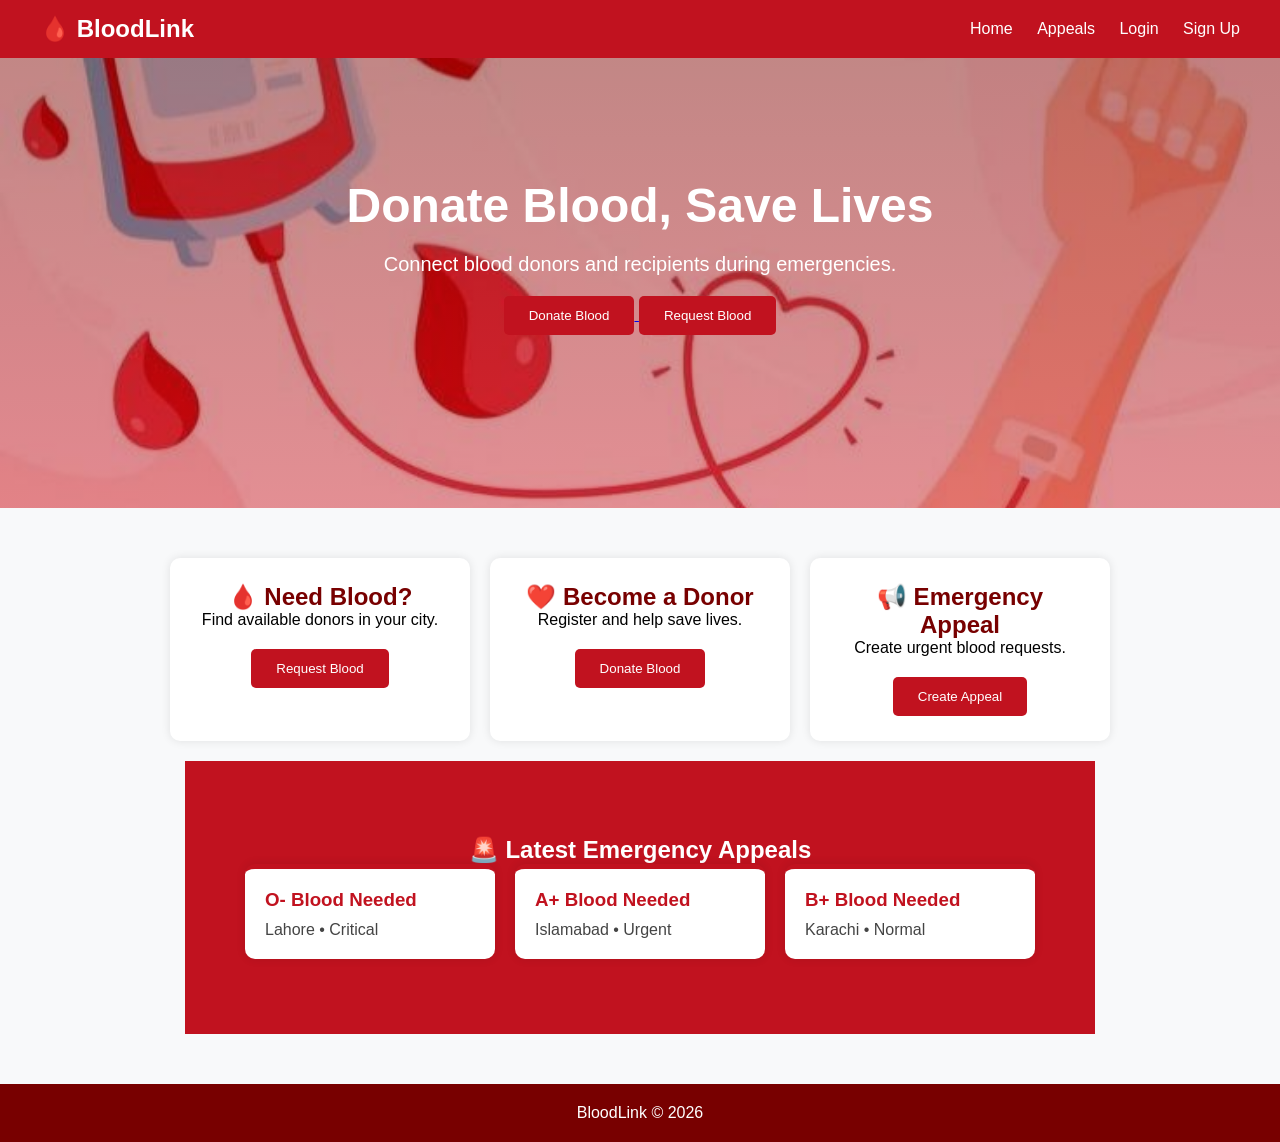
<file: frontend/index.html>
<!DOCTYPE html>
<html>
<head>
    <title>BloodLink</title>
    <link rel="stylesheet" href="style.css">
</head>

<body>

    <nav>
        <h2>🩸 BloodLink</h2>

        <div>
          <a href="index.html">Home</a>
          <a href="appeals.html">Appeals</a>
            <a href="login.html">Login</a>
            <a href="register.html">Sign Up</a>
        </div>
    </nav>

    <section class="hero">
        <h1>Donate Blood, Save Lives</h1>


        <p>
            Connect blood donors and recipients during emergencies.
        </p>

            <a href="register.html">
    <button>Donate Blood</button>
</a>
       <a href="login.html">
    <button>Request Blood</button>
</a>
    </section>

    <section class="cards">

        <div class="card">
            <h2>🩸 Need Blood?</h2>
            <p>Find available donors in your city.</p>
           <a href="request.html">
    <button>Request Blood</button>
</a>
        </div>

        <div class="card">
            <h2>❤️ Become a Donor</h2>
            <p>Register and help save lives.</p>
            <a href="donor.html">
    <button>Donate Blood</button>
</a>
        </div>

        <div class="card">
            <h2>📢 Emergency Appeal</h2>
            <p>Create urgent blood requests.</p>
<a href="create-appeal.html">
    <button>Create Appeal</button>
</a>        </div>
        <nav>
<section class="latest-appeals">

<h2>🚨 Latest Emergency Appeals</h2>

<div class="appeal-preview">

    <div class="mini-appeal">
        <h3>O- Blood Needed</h3>
        <p>Lahore • Critical</p>
    </div>

    <div class="mini-appeal">
        <h3>A+ Blood Needed</h3>
        <p>Islamabad • Urgent</p>
    </div>

    <div class="mini-appeal">
        <h3>B+ Blood Needed</h3>
        <p>Karachi • Normal</p>
    </div>

</div>

</section>


    </section>

    <footer>
        <p>BloodLink © 2026</p>
    </footer>

</body>
</html>
</file>
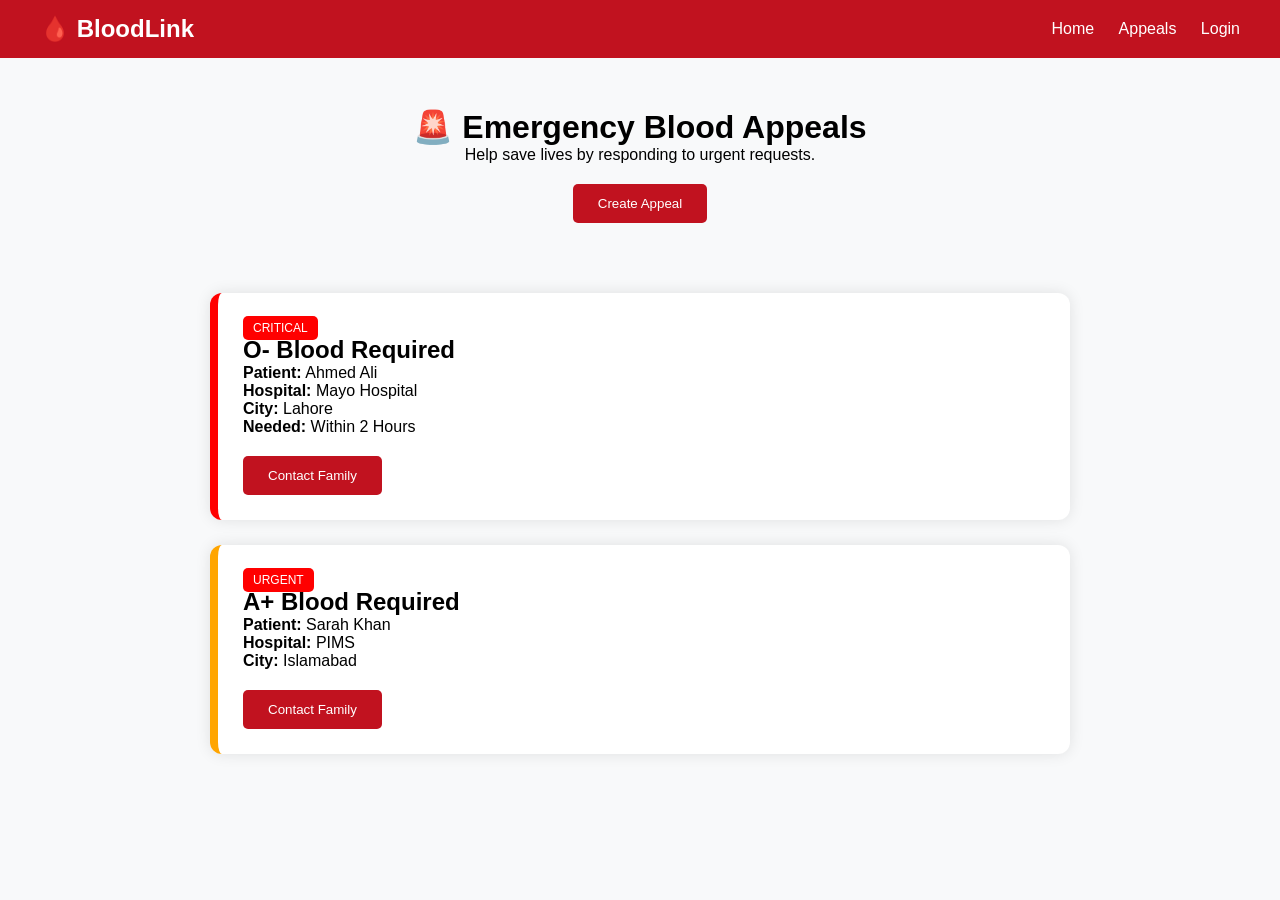
<file: frontend/appeals.html>
<!DOCTYPE html>
<html>
<head>
    <title>Emergency Appeals</title>
    <link rel="stylesheet" href="style.css">
</head>
<body>

<nav>
    <h2>🩸 BloodLink</h2>

    <div>
        <a href="index.html">Home</a>
        <a href="appeals.html">Appeals</a>
        <a href="login.html">Login</a>
    </div>
</nav>

<div class="appeal-header">
    <h1>🚨 Emergency Blood Appeals</h1>
    <p>Help save lives by responding to urgent requests.</p>

    <a href="create-appeal.html">
        <button>Create Appeal</button>
    </a>
</div>

<div class="appeal-feed">

    <div class="appeal-post critical">
        <span class="badge">CRITICAL</span>

        <h2>O- Blood Required</h2>

        <p><strong>Patient:</strong> Ahmed Ali</p>
        <p><strong>Hospital:</strong> Mayo Hospital</p>
        <p><strong>City:</strong> Lahore</p>
        <p><strong>Needed:</strong> Within 2 Hours</p>

        <button>Contact Family</button>
    </div>

    <div class="appeal-post urgent">
        <span class="badge">URGENT</span>

        <h2>A+ Blood Required</h2>

        <p><strong>Patient:</strong> Sarah Khan</p>
        <p><strong>Hospital:</strong> PIMS</p>
        <p><strong>City:</strong> Islamabad</p>

        <button>Contact Family</button>
    </div>

</div>

</body>
</html>
</file>
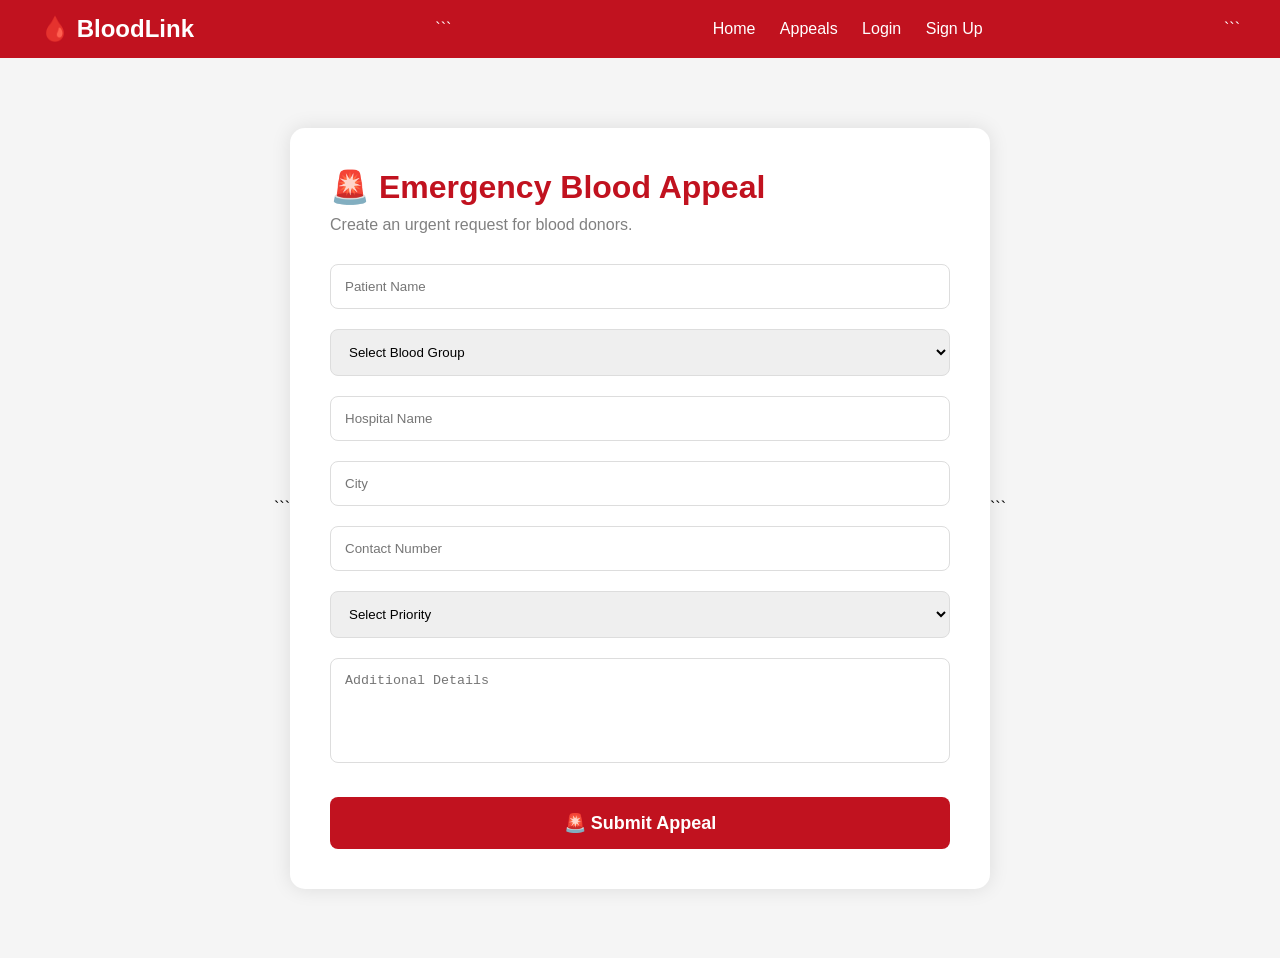
<file: frontend/create-appeal.html>
<!DOCTYPE html>

<html>
<head>
    <title>Create Appeal - BloodLink</title>
    <link rel="stylesheet" href="style.css">
</head>

<body>

<nav>
    <h2>🩸 BloodLink</h2>

```
<div>
    <a href="index.html">Home</a>
    <a href="appeals.html">Appeals</a>
    <a href="login.html">Login</a>
    <a href="register.html">Sign Up</a>
</div>
```

</nav>

<div class="appeal-container">

```
<div class="appeal-form">

    <h1>🚨 Emergency Blood Appeal</h1>

    <p>Create an urgent request for blood donors.</p>

    <form id="appealForm">

        <input
            type="text"
            id="patient_name"
            placeholder="Patient Name"
            required
        >

        <select id="blood_group" required>
            <option value="">Select Blood Group</option>
            <option>A+</option>
            <option>A-</option>
            <option>B+</option>
            <option>B-</option>
            <option>AB+</option>
            <option>AB-</option>
            <option>O+</option>
            <option>O-</option>
        </select>

        <input
            type="text"
            placeholder="Hospital Name"
            required
        >

        <input
            type="text"
            id="city"
            placeholder="City"
            required
        >

        <input
            type="tel"
            placeholder="Contact Number"
            required
        >

        <select id="priority" required>
            <option value="">Select Priority</option>
            <option>Normal</option>
            <option>Urgent</option>
            <option>Critical</option>
        </select>

        <textarea rows="5" placeholder="Additional Details"></textarea>

        <button type="submit">
            🚨 Submit Appeal
        </button>

    </form>

</div>
```

</div>

<script>

document.getElementById("appealForm").addEventListener("submit", async function(e) {

    e.preventDefault();

    const data = {
        patient_name: document.getElementById("patient_name").value,
        blood_group: document.getElementById("blood_group").value,
        city: document.getElementById("city").value,
        priority: document.getElementById("priority").value
    };

    try {

        const response = await fetch("https://bloodlink-2guv.onrender.com/appeals", {
            method: "POST",
            headers: {
                "Content-Type": "application/json"
            },
            body: JSON.stringify(data)
        });

        const result = await response.json();

        alert(result.message);

        document.getElementById("appealForm").reset();

    } catch(error) {

        console.error(error);

        alert("Appeal Submission Failed");

    }

});

</script>

</body>
</html>
</file>
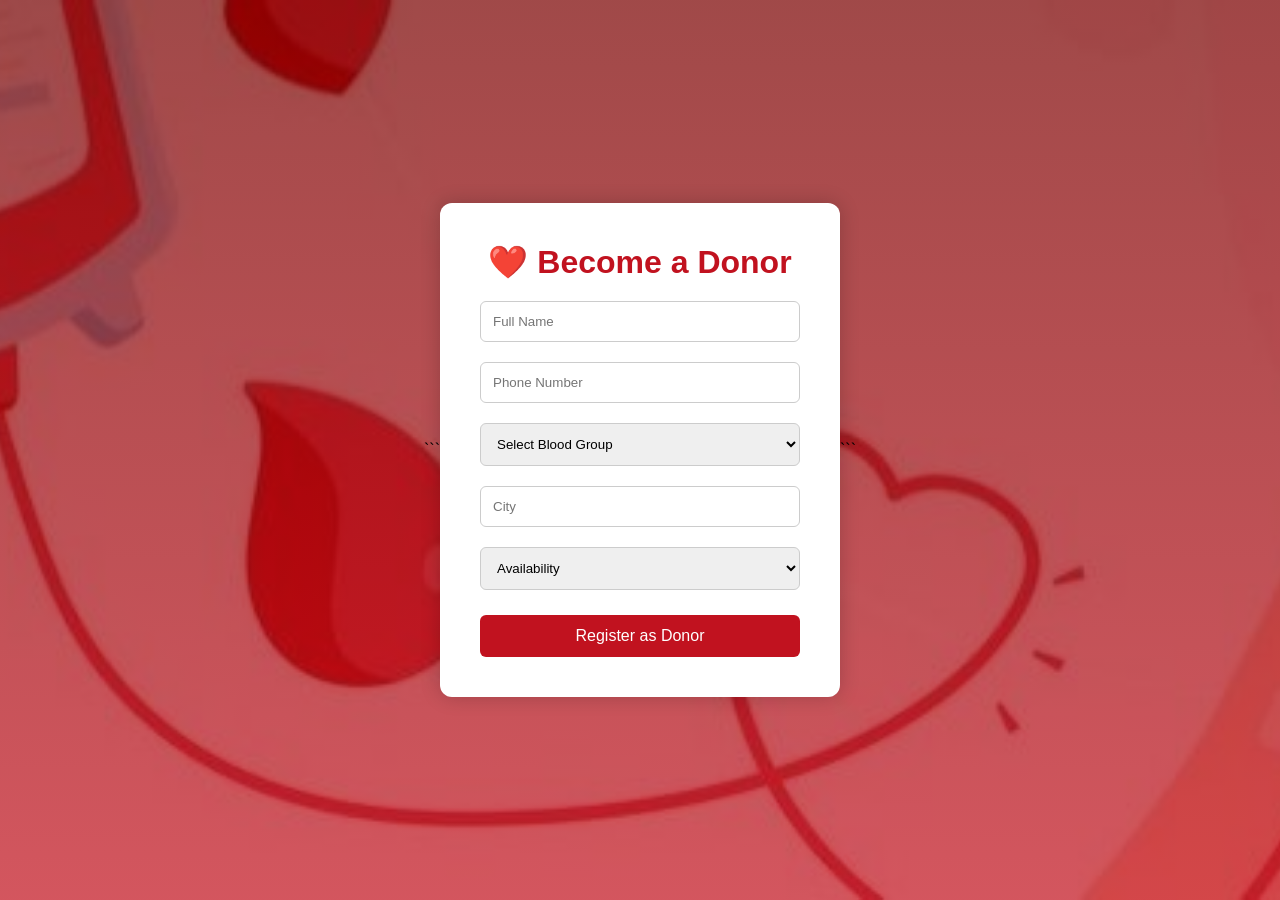
<file: frontend/donor.html>
<!DOCTYPE html>

<html>
<head>
    <title>Become a Donor - BloodLink</title>
    <link rel="stylesheet" href="style.css">
</head>

<body>

<div class="login-container">

```
<div class="login-box">

    <h1>❤️ Become a Donor</h1>

    <form id="donorForm">

        <input
            type="text"
            id="name"
            placeholder="Full Name"
            required
        >

        <input
            type="tel"
            id="phone"
            placeholder="Phone Number"
            required
        >

        <select id="blood_group" required>
            <option value="">Select Blood Group</option>
            <option>A+</option>
            <option>A-</option>
            <option>B+</option>
            <option>B-</option>
            <option>AB+</option>
            <option>AB-</option>
            <option>O+</option>
            <option>O-</option>
        </select>

        <input
            type="text"
            id="city"
            placeholder="City"
            required
        >

        <select>
            <option value="">Availability</option>
            <option>Available</option>
            <option>Unavailable</option>
        </select>

        <button type="submit">
            Register as Donor
        </button>

    </form>

</div>
```

</div>

<script>

document.getElementById("donorForm").addEventListener("submit", async function(e) {

    e.preventDefault();

    const data = {
        name: document.getElementById("name").value,
        blood_group: document.getElementById("blood_group").value,
        city: document.getElementById("city").value,
        phone: document.getElementById("phone").value
    };

    try {

        const response = await fetch("https://bloodlink-2guv.onrender.com/donors", {
            method: "POST",
            headers: {
                "Content-Type": "application/json"
            },
            body: JSON.stringify(data)
        });

        const result = await response.json();

        alert(result.message);

        document.getElementById("donorForm").reset();

    } catch(error) {

        console.error(error);

        alert("Donor Registration Failed");

    }

});

</script>

</body>
</html>
</file>
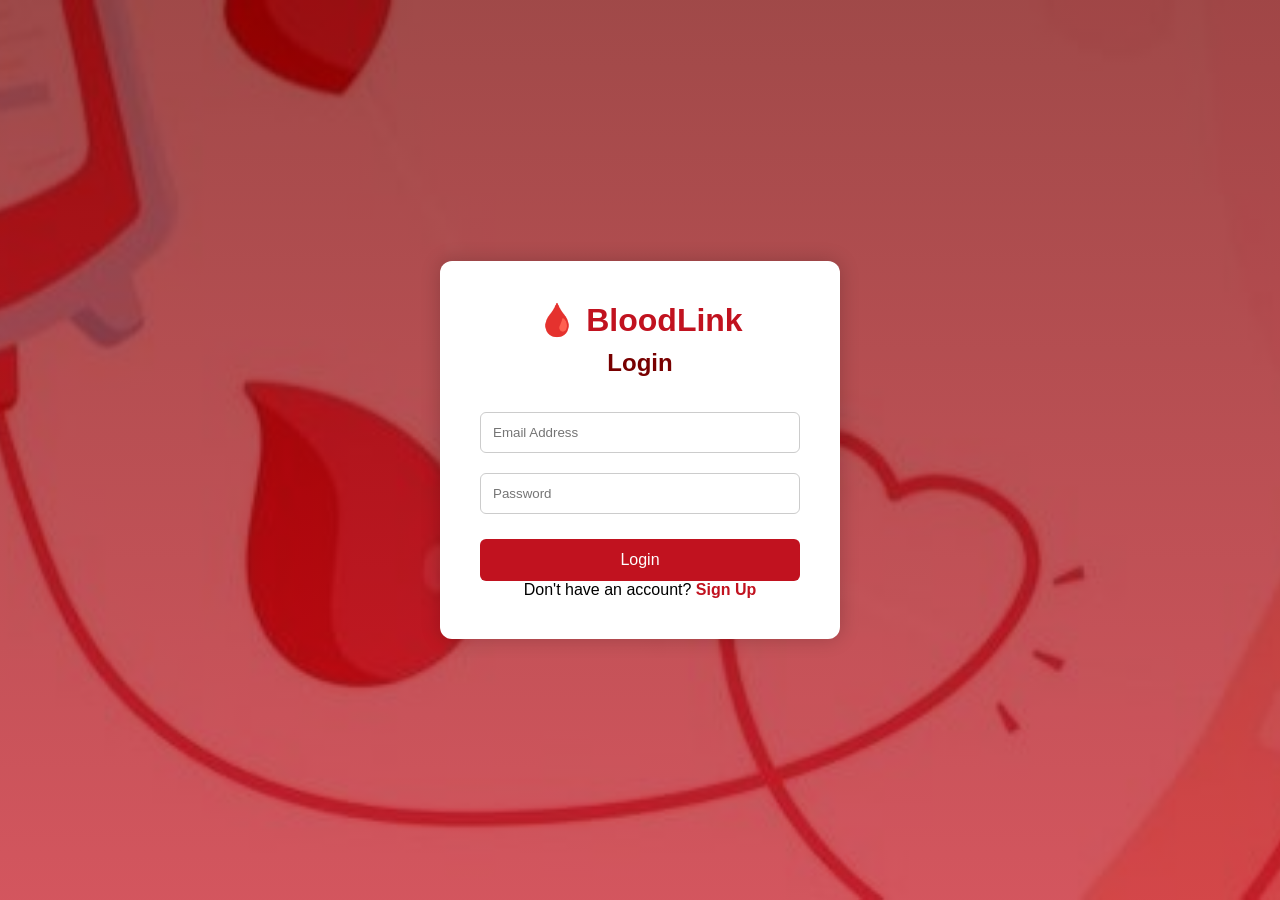
<file: frontend/login.html>
<!DOCTYPE html>
<html>
<head>
    <title>BloodLink Login</title>
    <link rel="stylesheet" href="style.css">
</head>
<script>

document.getElementById("loginForm").addEventListener("submit", async (e) => {

    e.preventDefault();

    const data = {

        email: document.getElementById("email").value,

        password: document.getElementById("password").value

    };

    const response = await fetch("https://bloodlink-2guv.onrender.com/login", {

        method: "POST",

        headers: {
            "Content-Type": "application/json"
        },

        body: JSON.stringify(data)

    });

    const result = await response.json();

    alert(result.message);

});

</script>
<body>

    <div class="login-container">

        <div class="login-box">

            <h1>🩸 BloodLink</h1>

            <h2>Login</h2>

            <form>

                <input type="email" placeholder="Email Address" required>

                <input type="password" placeholder="Password" required>

                <button type="submit">Login</button>

            </form>

            <p>
                Don't have an account?
                <a href="register.html">Sign Up</a>
            </p>

        </div>

    </div>

</body>
</html>
</file>
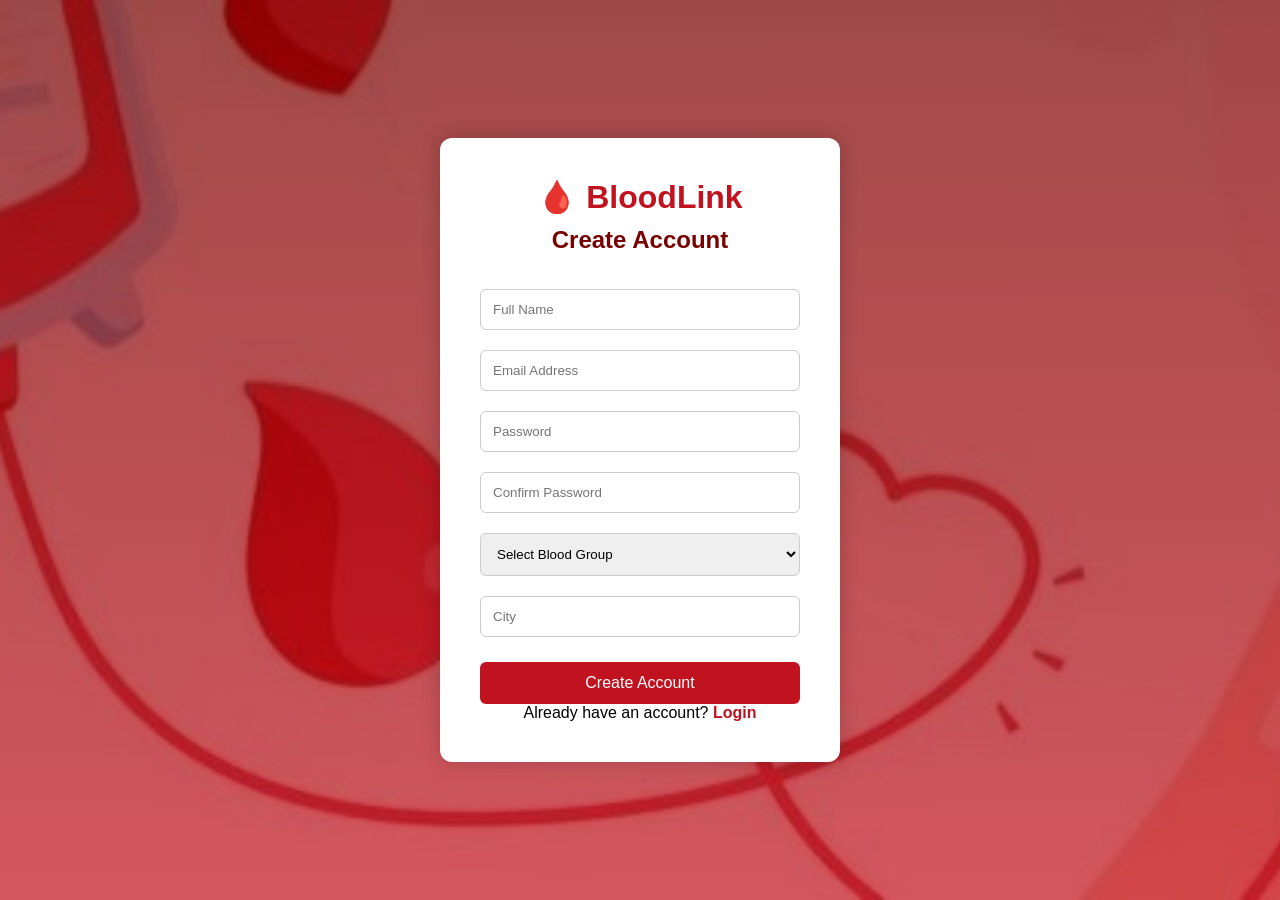
<file: frontend/register.html>
<!DOCTYPE html>
<html>
<head>
    <title>BloodLink Register</title>
    <link rel="stylesheet" href="style.css">
</head>

<body>

<div class="login-container">

    <div class="login-box">

        <h1>🩸 BloodLink</h1>

        <h2>Create Account</h2>

        <form id="registerForm">

            <input
                type="text"
                id="name"
                placeholder="Full Name"
                required
            >

            <input
                type="email"
                id="email"
                placeholder="Email Address"
                required
            >

            <input
                type="password"
                id="password"
                placeholder="Password"
                required
            >

            <input
                type="password"
                placeholder="Confirm Password"
                required
            >

            <select required>
                <option value="">Select Blood Group</option>
                <option>A+</option>
                <option>A-</option>
                <option>B+</option>
                <option>B-</option>
                <option>AB+</option>
                <option>AB-</option>
                <option>O+</option>
                <option>O-</option>
            </select>

            <input
                type="text"
                placeholder="City"
                required
            >

            <button type="submit">
                Create Account
            </button>

        </form>

        <p>
            Already have an account?
            <a href="login.html">Login</a>
        </p>

    </div>

</div>

<script>

document.getElementById("registerForm").addEventListener("submit", async function(e) {

    e.preventDefault();

    const data = {
        name: document.getElementById("name").value,
        email: document.getElementById("email").value,
        password: document.getElementById("password").value
    };

    try {

        const response = await fetch("https://bloodlink-2guv.onrender.com/register", {
            method: "POST",
            headers: {
                "Content-Type": "application/json"
            },
            body: JSON.stringify(data)
        });

        const result = await response.json();

        alert(result.message);

        document.getElementById("registerForm").reset();

    } catch(error) {

        console.error(error);

        alert("Registration Failed");

    }

});

</script>

</body>
</html>
</file>
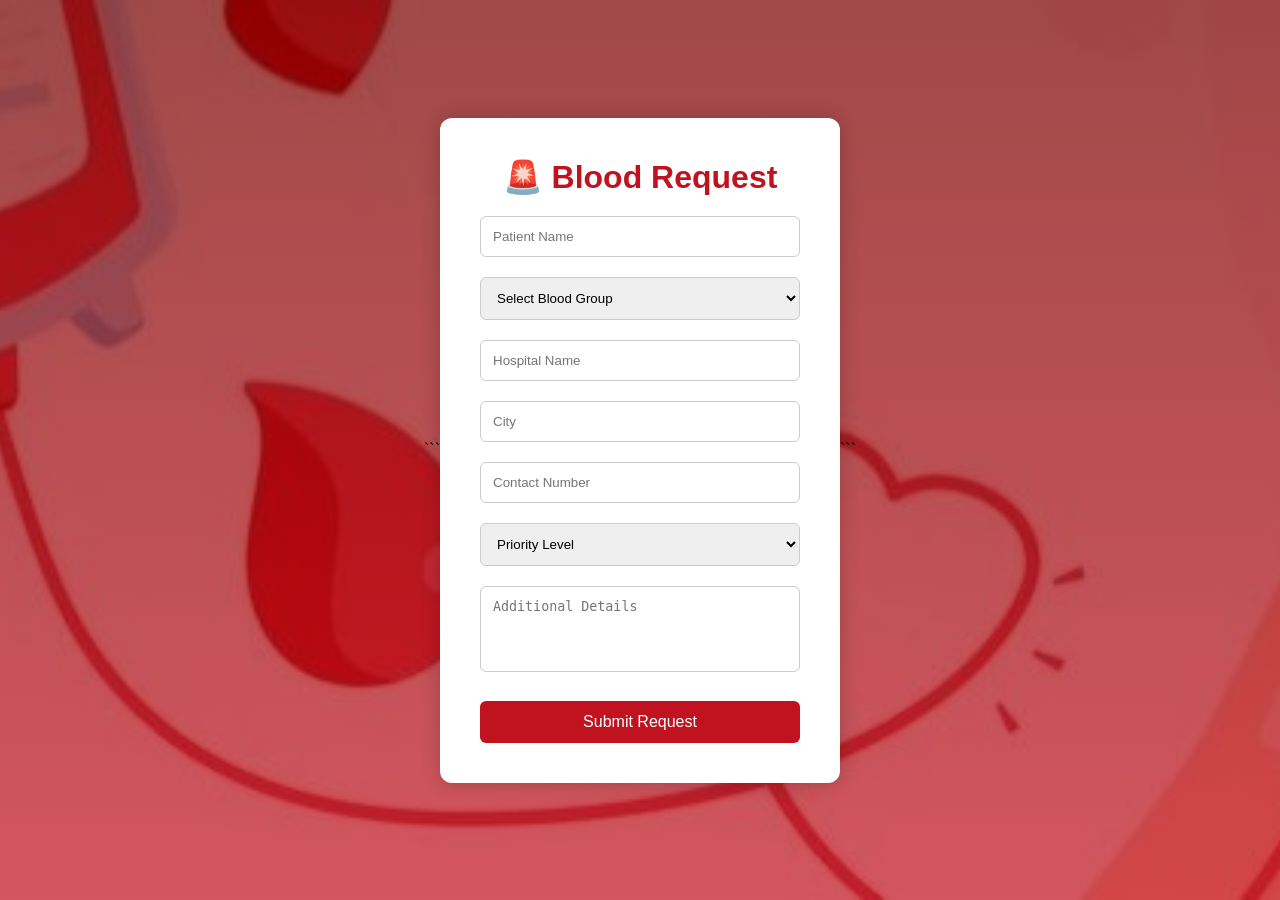
<file: frontend/request.html>
<!DOCTYPE html>

<html>
<head>
    <title>Request Blood - BloodLink</title>
    <link rel="stylesheet" href="style.css">
</head>

<body>

<div class="login-container">

```
<div class="login-box">

    <h1>🚨 Blood Request</h1>

    <form id="requestForm">

        <input
            type="text"
            id="patient_name"
            placeholder="Patient Name"
            required
        >

        <select id="blood_group" required>
            <option value="">Select Blood Group</option>
            <option>A+</option>
            <option>A-</option>
            <option>B+</option>
            <option>B-</option>
            <option>AB+</option>
            <option>AB-</option>
            <option>O+</option>
            <option>O-</option>
        </select>

        <input
            type="text"
            id="hospital"
            placeholder="Hospital Name"
            required
        >

        <input
            type="text"
            id="city"
            placeholder="City"
            required
        >

        <input
            type="tel"
            placeholder="Contact Number"
            required
        >

        <select id="priority" required>
            <option value="">Priority Level</option>
            <option>Normal</option>
            <option>Urgent</option>
            <option>Critical</option>
        </select>

        <textarea placeholder="Additional Details" rows="4"></textarea>

        <button type="submit">
            Submit Request
        </button>

    </form>

</div>
```

</div>

<script>

document.getElementById("requestForm").addEventListener("submit", async function(e) {

    e.preventDefault();

    const data = {
        patient_name: document.getElementById("patient_name").value,
        blood_group: document.getElementById("blood_group").value,
        city: document.getElementById("city").value,
        hospital: document.getElementById("hospital").value,
        priority: document.getElementById("priority").value
    };

    try {

        const response = await fetch("https://bloodlink-2guv.onrender.com/requests", {
            method: "POST",
            headers: {
                "Content-Type": "application/json"
            },
            body: JSON.stringify(data)
        });

        const result = await response.json();

        alert(result.message);

        document.getElementById("requestForm").reset();

    } catch(error) {

        console.error(error);

        alert("Request Submission Failed");

    }

});

</script>

</body>
</html>
</file>
<file: frontend/style.css>
*{
    margin:0;
    padding:0;
    box-sizing:border-box;
}

body{
    font-family:Arial, sans-serif;
    background:#f8f9fa;
}

nav{
    background:#c1121f;
    color:white;
    display:flex;
    justify-content:space-between;
    align-items:center;
    padding:15px 40px;
}

nav a{
    color:white;
    text-decoration:none;
    margin-left:20px;
}

.hero{
    text-align:center;

    background:
    linear-gradient(
   rgba(120,0,0,0.45),
rgba(193,18,31,0.45)
    ),
    url("images/blood-bg.jpg");

    background-size:cover;
    background-position:center;

    padding:120px 20px;

    color:white;
   height: 450px;
}

.hero h1{
    color:white;
    font-size:48px;
}

.hero p{
    margin-top:20px;
    font-size:20px;
}

button{
    margin-top:20px;
    padding:12px 25px;
    border:none;
    background:#c1121f;
    color:white;
    border-radius:5px;
    cursor:pointer;
}
.hero-buttons button{
    padding:18px 35px;
    font-size:18px;
    font-weight:bold;
}

.cards{
    display:flex;
    justify-content:center;
    gap:20px;
    padding:50px;
    flex-wrap:wrap;
}

.card{
    background:white;
    width:300px;
    padding:25px;
    border-radius:10px;
    box-shadow:0 0 10px rgba(0,0,0,0.1);
    text-align:center;
}

.card h2{
    color:#780000;
}


footer{
    background:#780000;
    color:white;
    text-align:center;
    padding:20px;
}

.login-container{
    height:100vh;
    display:flex;
    justify-content:center;
    align-items:center;

    background:
    linear-gradient(
        rgba(120,0,0,0.7),
        rgba(193,18,31,0.7)
    ),
    url("images/blood-bg.jpg");

    background-size:cover;
    background-position:center;
}

.login-box{
    background:white;
    padding:40px;
    width:400px;
    border-radius:12px;
    box-shadow:0 0 20px rgba(0,0,0,0.2);
    text-align:center;
}

.login-box h1{
    color:#c1121f;
    margin-bottom:10px;
}

.login-box h2{
    color:#780000;
    margin-bottom:25px;
}

.login-box input{
    width:100%;
    padding:12px;
    margin:10px 0;
    border:1px solid #ccc;
    border-radius:6px;
}

.login-box button{
    width:100%;
    padding:12px;
    margin-top:15px;
    background:#c1121f;
    color:white;
    border:none;
    border-radius:6px;
    font-size:16px;
    cursor:pointer;
}

.login-box a{
    color:#c1121f;
    text-decoration:none;
    font-weight:bold;
}
select{
    width:100%;
    padding:12px;
    margin:10px 0;
    border:1px solid #ccc;
    border-radius:6px;
}

textarea{
    width:100%;
    padding:12px;
    margin:10px 0;
    border:1px solid #ccc;
    border-radius:6px;
    resize:none;
}
.appeal-header{
    text-align:center;
    padding:50px 20px;
}

.appeal-feed{
    max-width:900px;
    margin:auto;
    padding:20px;
}

.appeal-post{
    background:white;
    margin-bottom:25px;
    padding:25px;
    border-radius:12px;
    box-shadow:0 0 15px rgba(0,0,0,0.1);
}

.critical{
    border-left:8px solid red;
}

.urgent{
    border-left:8px solid orange;
}

.badge{
    background:red;
    color:white;
    padding:5px 10px;
    border-radius:5px;
    font-size:12px;
}
.appeal-container{
    min-height:100vh;
    display:flex;
    justify-content:center;
    align-items:center;
    background:#f5f5f5;
    padding:40px;
}

.appeal-form{
    background:white;
    width:700px;
    padding:40px;
    border-radius:15px;
    box-shadow:0 0 20px rgba(0,0,0,0.1);
}

.appeal-form h1{
    color:#c1121f;
    margin-bottom:10px;
}

.appeal-form p{
    margin-bottom:20px;
    color:gray;
}

.appeal-form input,
.appeal-form select,
.appeal-form textarea{
    width:100%;
    padding:14px;
    margin:10px 0;
    border:1px solid #ddd;
    border-radius:8px;
}

.appeal-form button{
    width:100%;
    padding:15px;
    background:#c1121f;
    color:rgb(255, 254, 254);
    border:none;
    border-radius:8px;
    font-size:18px;
    font-weight:bold;
}
.latest-appeals{
    text-align:center;
    padding:60px 20px;
}

.appeal-preview{
    display:flex;
    justify-content:center;
    gap:20px;
    flex-wrap:wrap;
}

.mini-appeal{
    background:white;
    width:250px;
    padding:20px;
    border-radius:10px;
    box-shadow:0 0 10px rgba(0,0,0,0.1);
    border-top:5px solid #c1121f;
    text-align:left;
}

.mini-appeal h3{
    color:#c1121f;
    margin-bottom:10px;
}

.mini-appeal p{
    color:#444;
}
</file>
